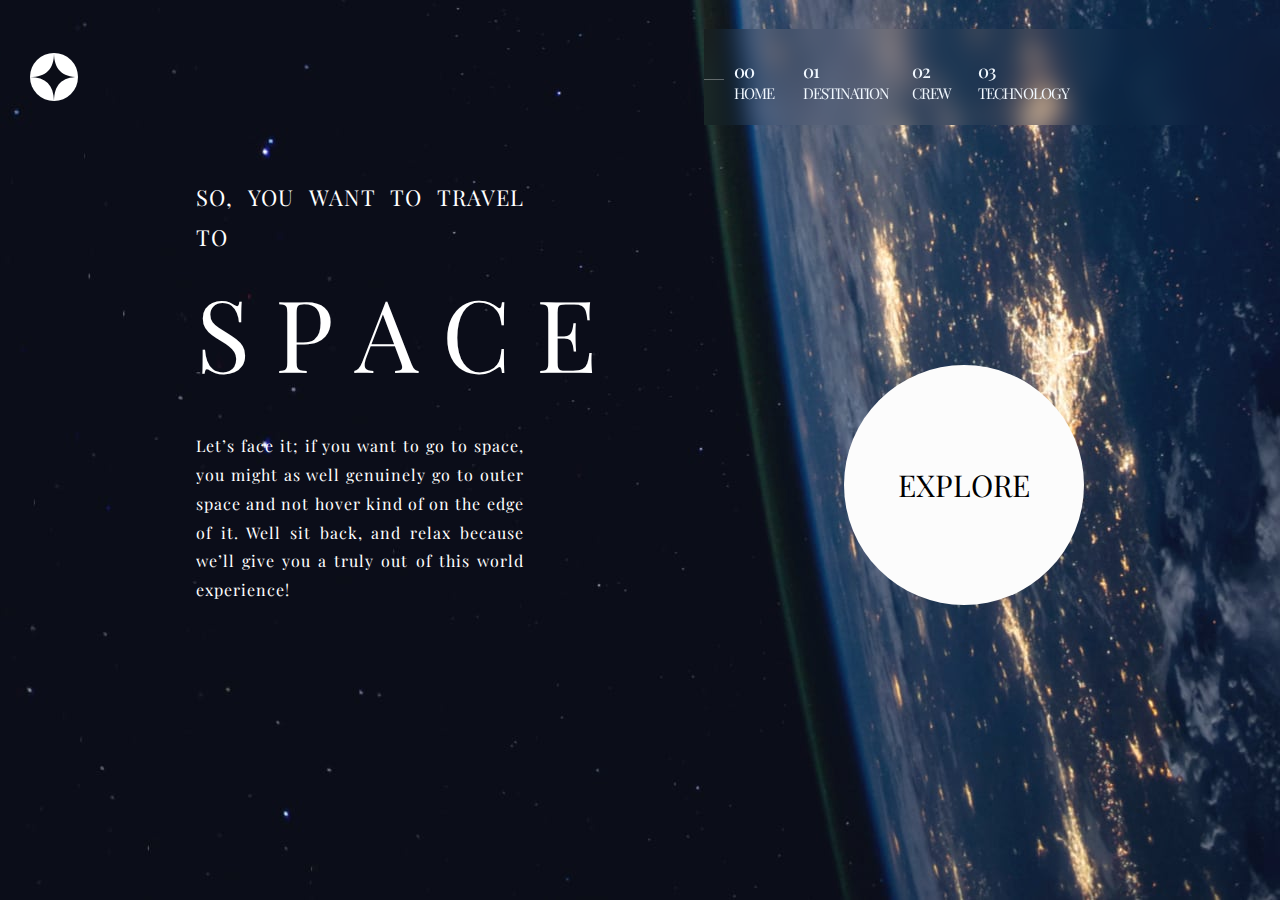
<file: index.html>
<!DOCTYPE html>
<html lang="en">
  <head>
    <meta charset="UTF-8">
    <meta name="viewport" content="width=device-width, initial-scale=1.0">
    <link rel="icon" type="image/png" sizes="32x32" href="./assets/favicon-32x32.png">
    <title>Frontend Mentor | Space tourism website | main page</title>
    <link rel="stylesheet" href="src/css/style.css">
  </head>
  <body>
    <!-- giving it the main looks so that I can populate it in the js later -->
    <!-- addition of  -->
    <nav class="main-nav" id="main-nav">
      <img src="assets/shared/logo.svg" alt="logo">
      <div class="wrapper">
        <div class="toggle-items" id="toggle-items">
          <a href="#home">
            <span class="number">00</span> Home </a>
          <a href="#destination">
            <span class="number">01</span> Destination </a>
          <a href="#crew">
            <span class="number">02</span> Crew </a>
          <a href="#technology">
            <span class="number">03</span> Technology </a>
          <p class="empty-spot">&nbsp</p>
        </div>
      </div>
    </nav>
    <div class="container">
      <div class="row">
        <div class="col">
          <p class="top-speach">So, you want to travel to</p>
          <h1>Space</h1>
          <p>Let’s face it; if you want to go to space, you might as well genuinely go to outer space and not hover kind of on the edge of it. Well sit back, and relax because we’ll give you a truly out of this world experience! </p>
        </div>
        <div class="col">
          <a href="#Explore">Explore</a>
        </div>
      </div>
    </div>
  </body>
</html>
</file>
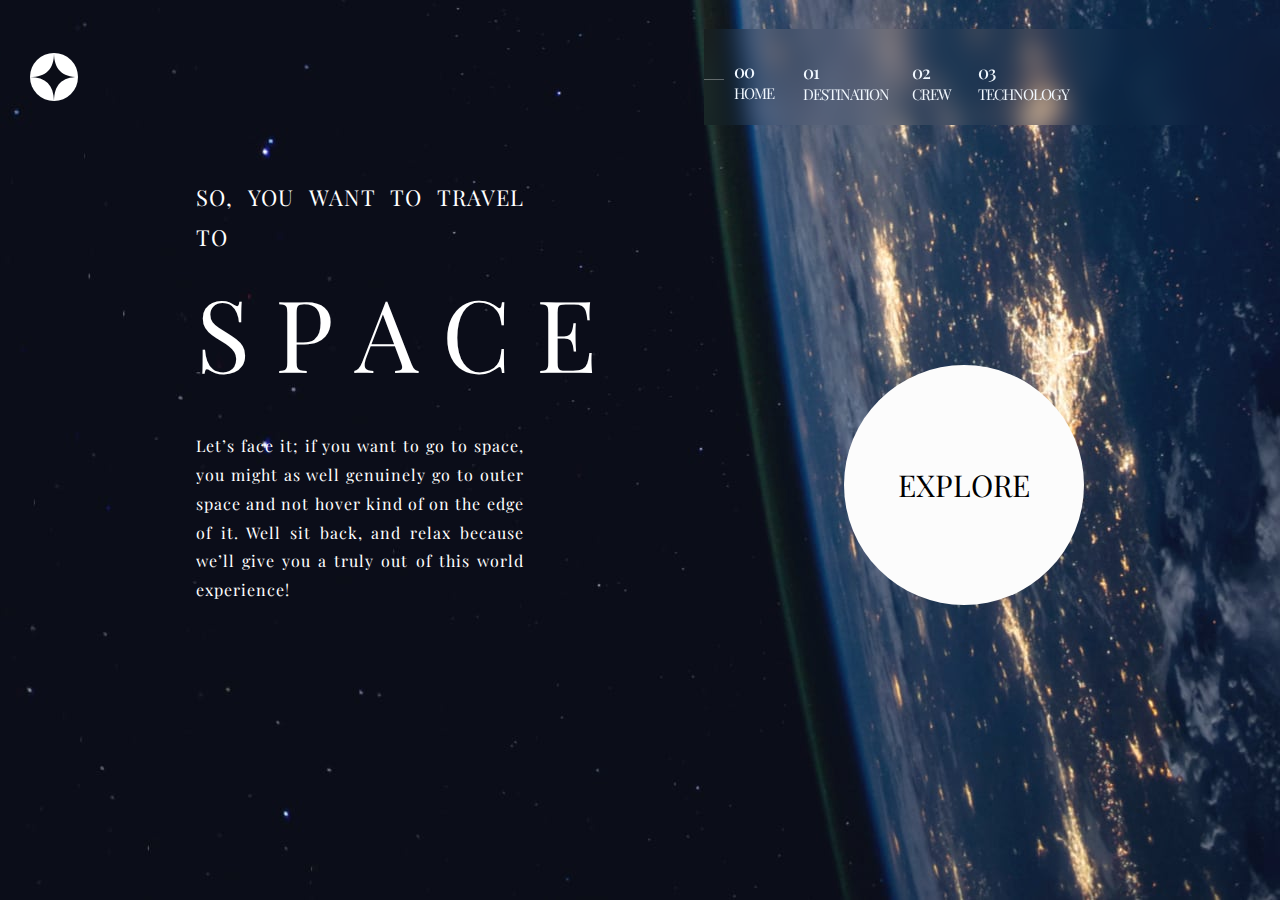
<file: starter-code/index.html>
<!DOCTYPE html>
<html lang="en">
  <head>
    <meta charset="UTF-8">
    <meta name="viewport" content="width=device-width, initial-scale=1.0">
    <link rel="icon" type="image/png" sizes="32x32" href="./assets/favicon-32x32.png">
    <title>Frontend Mentor | Space tourism website | main page</title>
    <link rel="stylesheet" href="assets/css/style.css">
    <script src="https://code.jquery.com/jquery-1.10.2.js"></script>
  </head>
  <body>
    <!-- giving it the main looks so that I can populate it in the js later -->
    <!-- addition of  -->
    <!-- <nav class="main-nav" id="nav-placeholder">
      <img src="assets/shared/logo.svg" alt="logo">
      <div class="wrapper">
        <div class="toggle-items" id="toggle-items">
          <a class="page" href="#">
            <span class="number">00</span> Home </a>
          <a class="page"  href="templates/destination-mars.html">
            <span class="number">01</span> Destination </a>
          <a class="page"  href="templates/crew-commander.html">
            <span class="number">02</span> Crew </a>
          <a  class="page" href="templates/technology-capsule.html">
            <span class="number">03</span> Technology </a>
          <p class="empty-spot">&nbsp</p>
        </div>
      </div>
    </nav> -->

      <nav class="main-nav" id="main-nav">
        <img src="assets/img/shared/logo.svg" alt="logo">
        <div class="wrapper">
          <div class="toggle-items" id="toggle-items">
            <a class="page" href="#">
              <span class="number">00</span> Home </a>
            <a class="page"  href="templates/destination-mars.html">
              <span class="number">01</span> Destination </a>
            <a class="page"  href="templates/crew-commander.html">
              <span class="number">02</span> Crew </a>
            <a  class="page" href="templates/technology-capsule.html">
              <span class="number">03</span> Technology </a>
            <p class="empty-spot">&nbsp</p>
          </div>
    
  
        </div>
        <div class="burger-nav" id="burger-nav">
         <button class="open"><img src="assets/img/shared/icon-hamburger.svg" alt=" burger icon"> </button> 
         <button class="close"><img src="assets/img/shared/icon-close.svg" alt=" burger close" ></button> 
        </div>
      </nav>
      <div  id="my-links">
        <a class="page" href="#">
          <span class="number">00</span> Home </a> <br>
        <a class="page"  href="templates/destination-mars.html">
          <span class="number">01</span> Destination </a><br>
        <a class="page"  href="templates/crew-commander.html">
          <span class="number">02</span> Crew </a><br>
        <a  class="page" href="templates/technology-capsule.html">
          <span class="number">03</span> Technology </a><br>
        <p class="empty-spot">&nbsp</p><br>
      </div>


    <div class="container" id="home">
      <div class="row">
        <div class="col">
          <p class="top-speach">So, you want to travel to</p>
          <h1>Space</h1>
          <p>Let’s face it; if you want to go to space, you might as well genuinely go to outer space and not hover kind of on the edge of it. Well sit back, and relax because we’ll give you a truly out of this world experience! </p>
        </div>
        <div class="col">
          <a href="#Explore">Explore</a>
        </div>
      </div>
    </div>

    <script>
      $(function(){
        $("#nav-placeholder").load("templates/nav.html");
      });
      </script>
    <script src="assets/js/index.js"></script>

  </body>
</html>
</file>
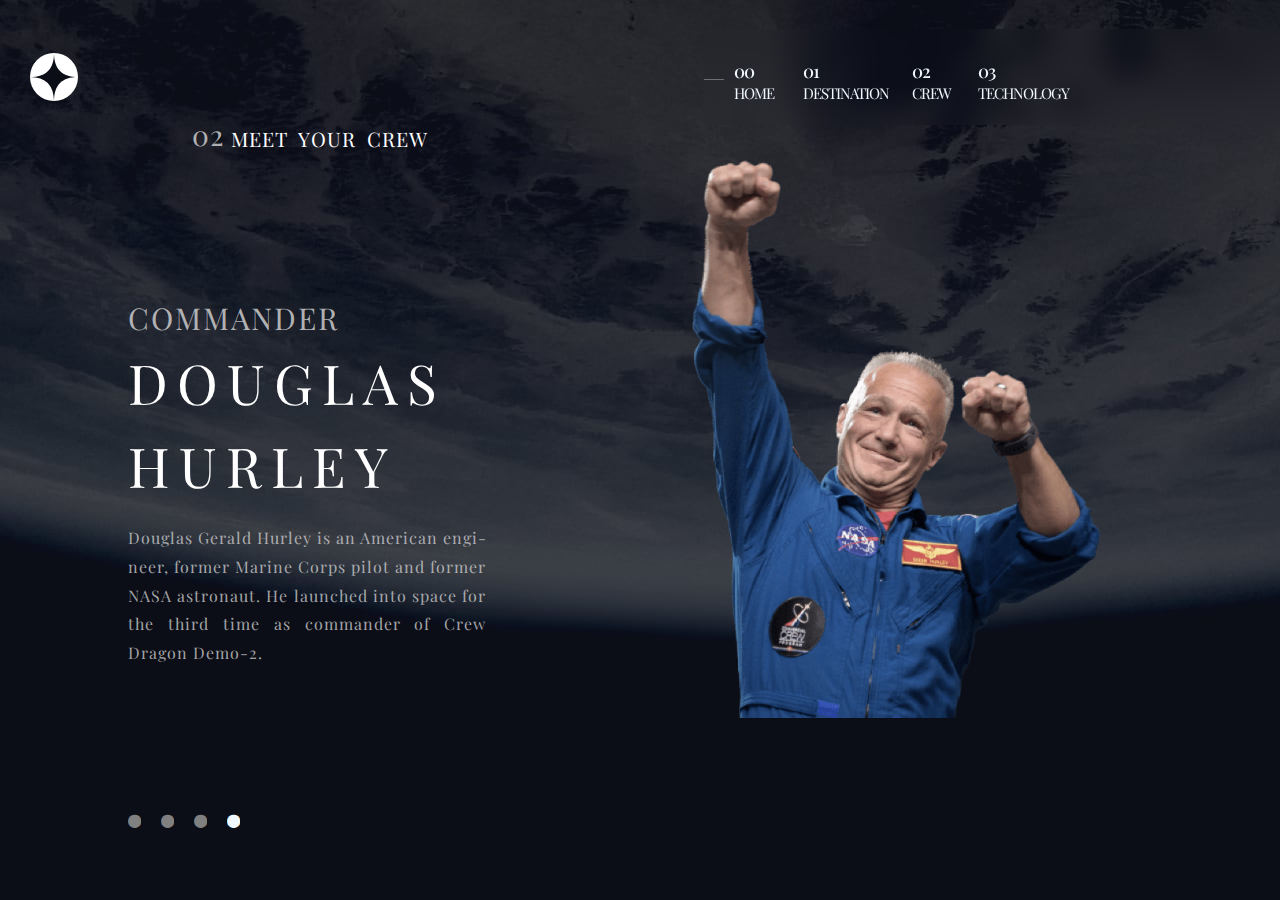
<file: templates/crew-commander.html>
<!DOCTYPE html>
<html lang="en">
  <head>
    <meta charset="UTF-8" />
    <meta name="viewport" content="width=device-width, initial-scale=1.0" />
    <link rel="icon" type="image/png" sizes="32x32" href="../assets/favicon-32x32.png" />
    <title>Frontend Mentor | Space tourism website</title>
    <link rel="stylesheet" href="../src/css/crew.css" />
    <link rel="stylesheet" href="https://cdn.jsdelivr.net/npm/bootstrap-icons@1.10.3/font/bootstrap-icons.css" />
  </head>
  <body>
    <nav class="main-nav" id="main-nav">
      <img src="../assets/shared/logo.svg" alt="logo" />
      <div class="wrapper">
        <div class="toggle-items" id="toggle-items">
          <a href="#home">
            <span class="number">00</span> Home </a>
          <a href="#destination">
            <span class="number">01</span> Destination </a>
          <a href="#crew">
            <span class="number">02</span> Crew </a>
          <a href="#technology">
            <span class="number">03</span> Technology </a>
          <p class="empty-spot">&nbsp</p>
        </div>
      </div>
    </nav>
    <div class="topic-num">
      <p class="topic-option">
        <span class="muted-num"> 02 </span>Meet your crew
      </p>
    </div>
    <div class="container">
      <div class="row">
        <!-- Slide show implement -->
        <div class="col">
          <!-- Paragrapghs  -->
          <div class="info">
            <p class="roles">Commander</p>
            <p class="name">Douglas Hurley</p>
            <p class="person-overview"> Douglas Gerald Hurley is an American engineer, former Marine Corps pilot and former NASA astronaut. He launched into space for the third time as commander of Crew Dragon Demo-2. </p>
          </div>
          <div class="toggle-buttons">
            <button class="prev-button">
              <i class="bi bi-circle-fill"></i>
            </button>
            <button class="prev-button">
              <i class="bi bi-circle-fill"></i>
            </button>
            <button class="prev-button">
              <i class="bi bi-circle-fill"></i>
            </button>
            <button class="next-button active">
              <i class="bi bi-circle-fill "></i>
            </button>
          </div>
        </div>
        <div class="col">
          <img class="centered-img " src="/assets/crew/image-douglas-hurley.png" alt="douglas">
        </div>
      </div>
    </div>
  </body>
</html>
</file>
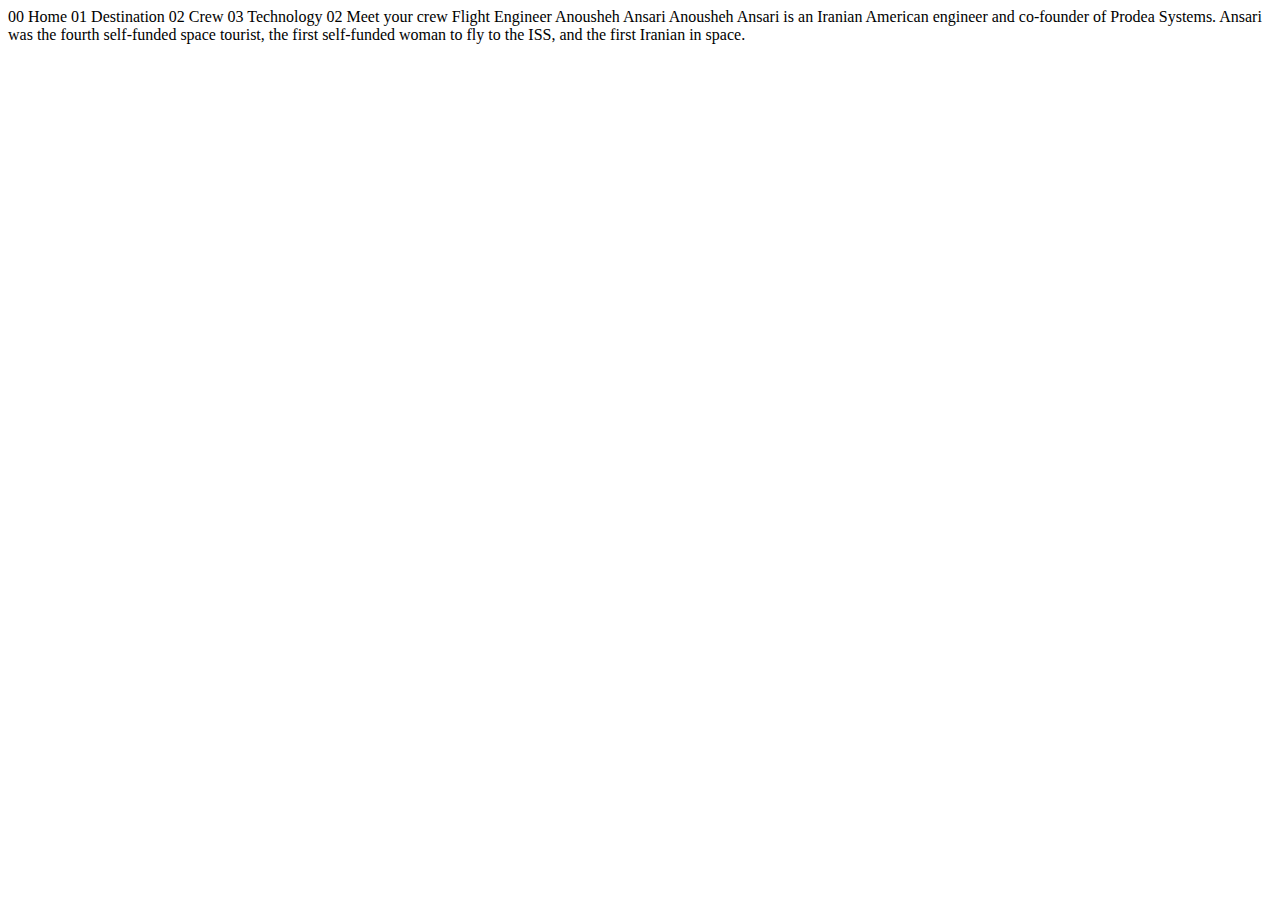
<file: templates/crew-engineer.html>
<!DOCTYPE html>
<html lang="en">
<head>
  <meta charset="UTF-8">
  <meta name="viewport" content="width=device-width, initial-scale=1.0">

  <link rel="icon" type="image/png" sizes="32x32" href="./assets/favicon-32x32.png">
  
  <title>Frontend Mentor | Space tourism website</title>
</head>
<body>

  00 Home
  01 Destination
  02 Crew
  03 Technology

  02 Meet your crew

  Flight Engineer
  Anousheh Ansari

  Anousheh Ansari is an Iranian American engineer and co-founder of Prodea Systems. 
  Ansari was the fourth self-funded space tourist, the first self-funded woman to 
  fly to the ISS, and the first Iranian in space. 
</body>
</html>
</file>
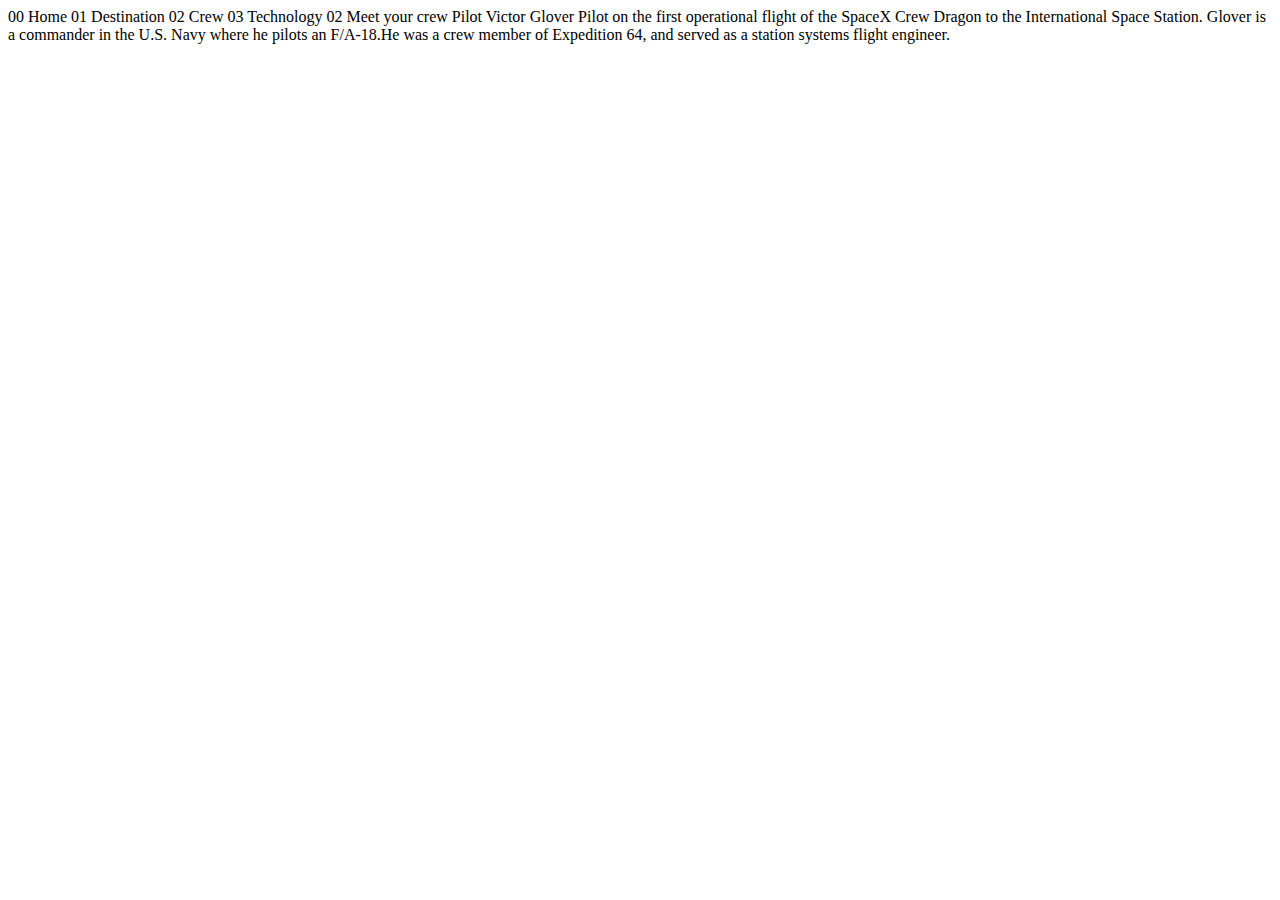
<file: templates/crew-pilot.html>
<!DOCTYPE html>
<html lang="en">
<head>
  <meta charset="UTF-8">
  <meta name="viewport" content="width=device-width, initial-scale=1.0">

  <link rel="icon" type="image/png" sizes="32x32" href="../assets/favicon-32x32.png">
  
  <title>Frontend Mentor | Space tourism website | crew </title>
</head>
<body>

  00 Home
  01 Destination
  02 Crew
  03 Technology

  02 Meet your crew

  Pilot
  Victor Glover

  Pilot on the first operational flight of the SpaceX Crew Dragon to the 
  International Space Station. Glover is a commander in the U.S. Navy where 
  he pilots an F/A-18.He was a crew member of Expedition 64, and served as a 
  station systems flight engineer. 
</body>
</html>
</file>
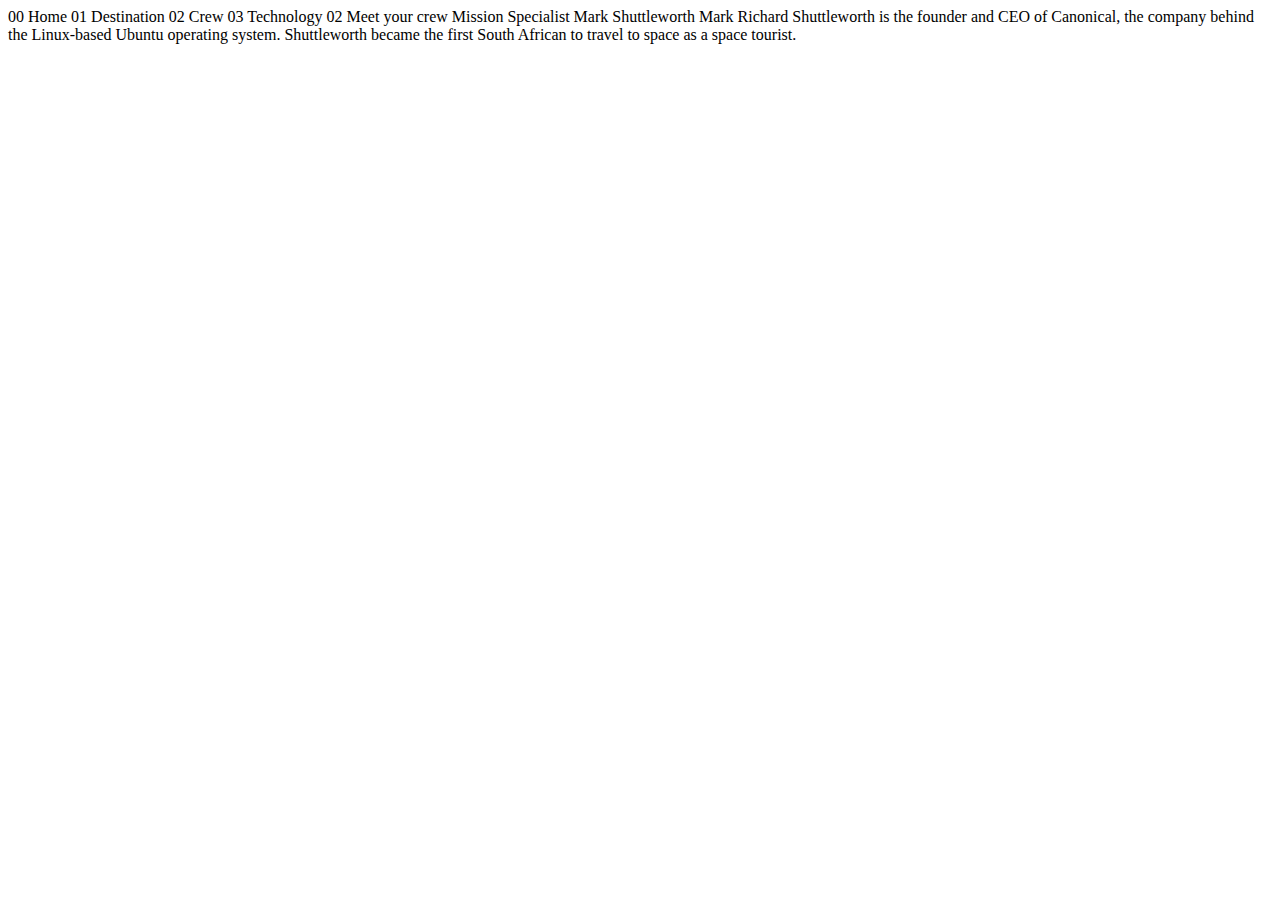
<file: templates/crew-specialist.html>
<!DOCTYPE html>
<html lang="en">
<head>
  <meta charset="UTF-8">
  <meta name="viewport" content="width=device-width, initial-scale=1.0">

  <link rel="icon" type="image/png" sizes="32x32" href="./assets/favicon-32x32.png">
  
  <title>Frontend Mentor | Space tourism website</title>
</head>
<body>

  00 Home
  01 Destination
  02 Crew
  03 Technology

  02 Meet your crew

  Mission Specialist
  Mark Shuttleworth

  Mark Richard Shuttleworth is the founder and CEO of Canonical, the company behind 
  the Linux-based Ubuntu operating system. Shuttleworth became the first South 
  African to travel to space as a space tourist.
</body>
</html>
</file>
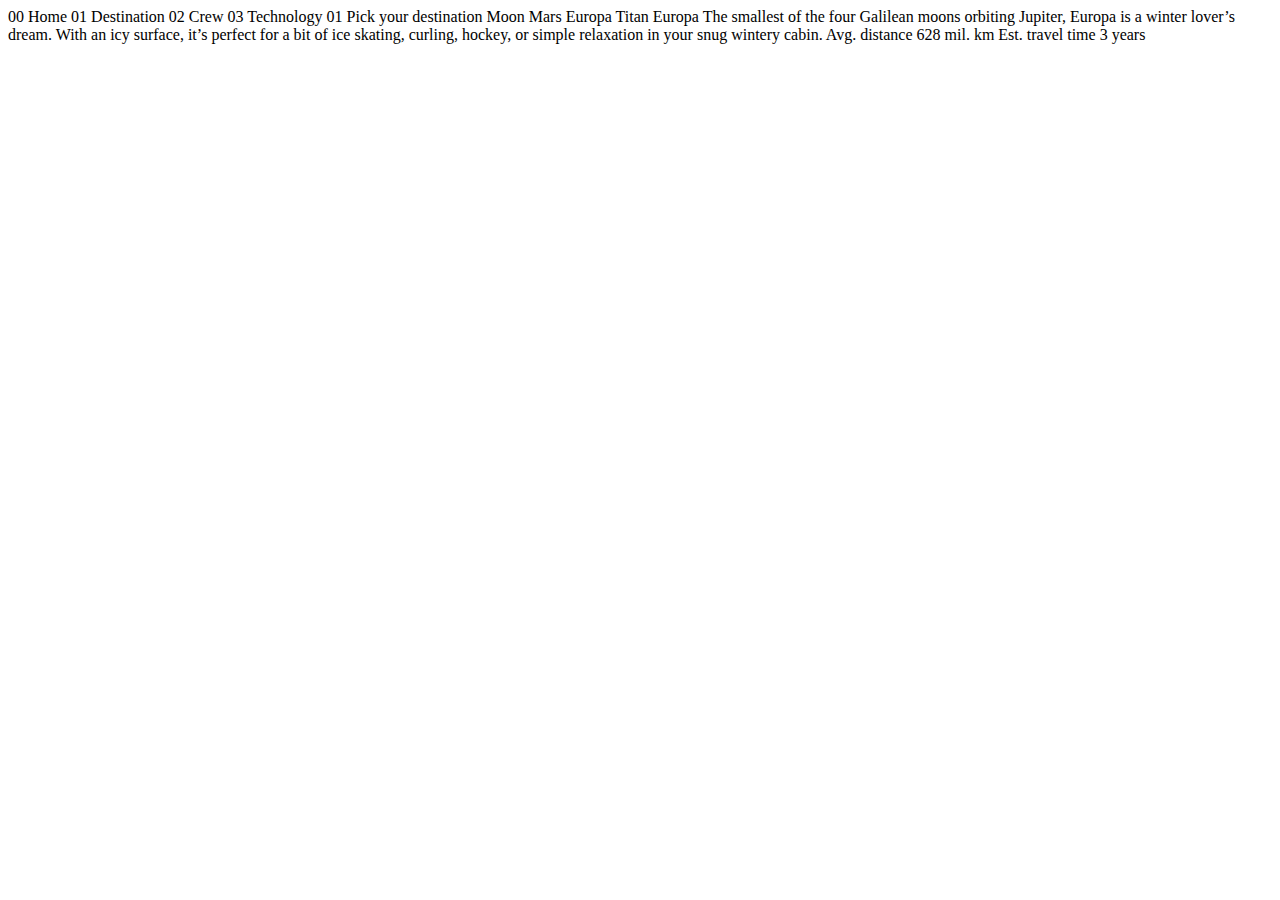
<file: templates/destination-europa.html>
<!DOCTYPE html>
<html lang="en">
<head>
  <meta charset="UTF-8">
  <meta name="viewport" content="width=device-width, initial-scale=1.0">

  <link rel="icon" type="image/png" sizes="32x32" href="./assets/favicon-32x32.png">
  
  <title>Frontend Mentor | Space tourism website</title>
</head>
<body>

  00 Home
  01 Destination
  02 Crew
  03 Technology

  01 Pick your destination

  Moon
  Mars
  Europa
  Titan

  Europa

  The smallest of the four Galilean moons orbiting Jupiter, Europa is a 
  winter lover’s dream. With an icy surface, it’s perfect for a bit of 
  ice skating, curling, hockey, or simple relaxation in your snug 
  wintery cabin.

  Avg. distance
  628 mil. km

  Est. travel time
  3 years
</body>
</html>
</file>
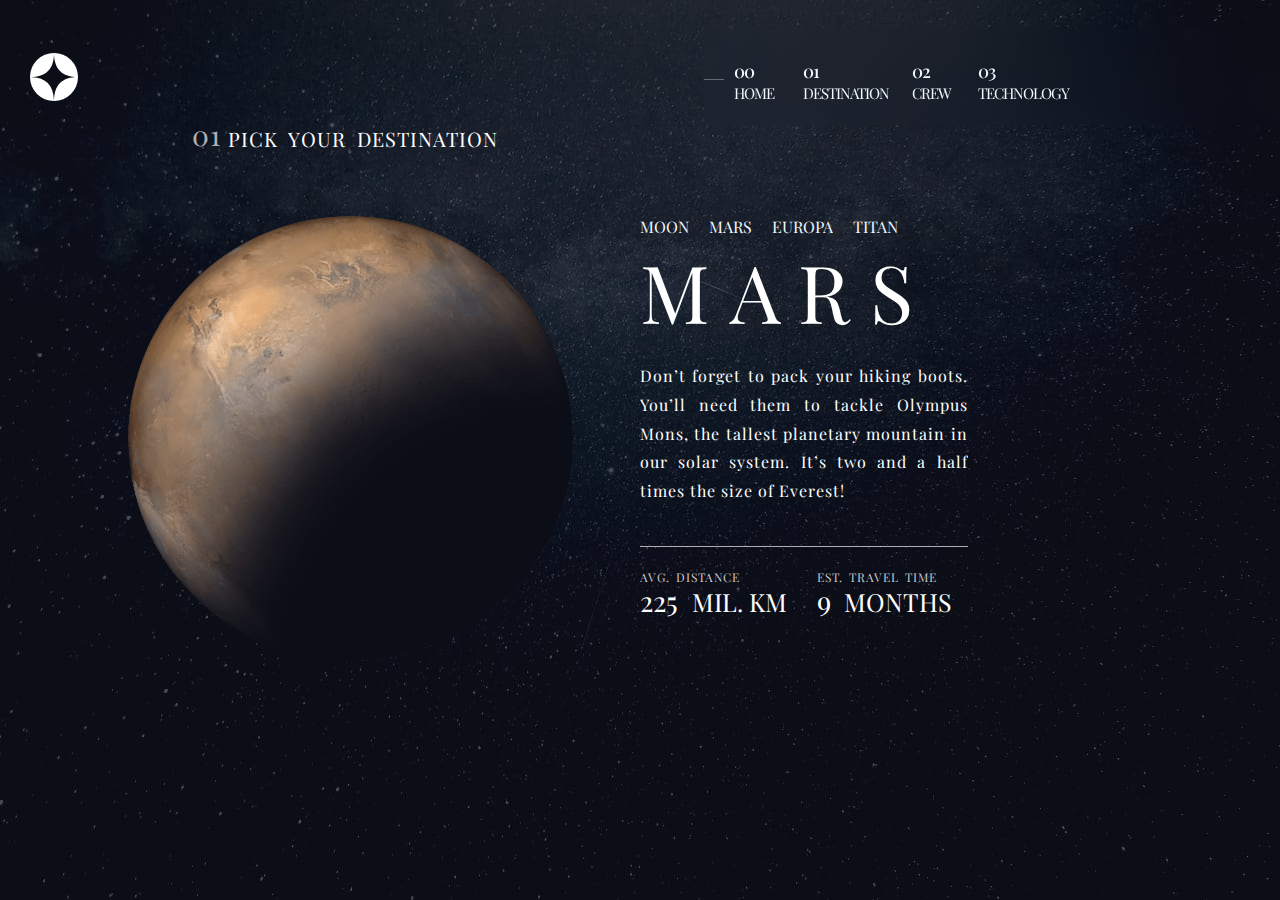
<file: templates/destination-mars.html>
<!DOCTYPE html>
<html lang="en">
  <head>
    <meta charset="UTF-8">
    <meta name="viewport" content="width=device-width, initial-scale=1.0">
    <link rel="icon" type="image/png" sizes="32x32" href="../assets/favicon-32x32.png">
    <title>Frontend Mentor | Space tourism website| destenation page</title>
    <link rel="stylesheet" href="../src/css/destenation.css">
  </head>
  <body>
    <nav class="main-nav" id="main-nav">
      <img src="../assets/shared/logo.svg" alt="logo">
      <div class="wrapper">
        <div class="toggle-items" id="toggle-items">
          <a href="#home">
            <span class="number">00</span> Home </a>
          <a href="#destination">
            <span class="number">01</span> Destination </a>
          <a href="#crew">
            <span class="number">02</span> Crew </a>
          <a href="#technology">
            <span class="number">03</span> Technology </a>
          <p class="empty-spot">&nbsp</p>
        </div>
      </div>
    </nav>
    <div class="topic-num">
      <p class="topic-option">
        <span class="muted-num">01 </span>Pick your destination
      </p>
    </div>
    <div class="container">
      <div class="row">
        <div class="col">
          <img src="../assets/destination/image-mars.png" alt="mars ">
        </div>
        <div class="col">
          <nav class="toggle-planets">
            <a href="#Moon">Moon</a>
            <a href="#Mars">Mars</a>
            <a href="#Europe">Europa</a>
            <a href="#titan">Titan</a>
            <p class="empty-spot">&nbsp</p>
          </nav>
          <h3> Mars </h3>
          <p class="planet-text"> Don’t forget to pack your hiking boots. You’ll need them to tackle Olympus Mons, the tallest planetary mountain in our solar system. It’s two and a half times the size of Everest! </p>
          <div class="planet-stat">
            <div>
              <p>Avg. distance</p>
              <p> <span class="num">225 </span> mil. km</p>
            </div>
            <div>
              <p>Est. travel time</p>
              <p><span class="num">9</span> months</p>
            </div>
          </div>
        </div>
      </div>
    </div>
  </body>
</html>
</file>
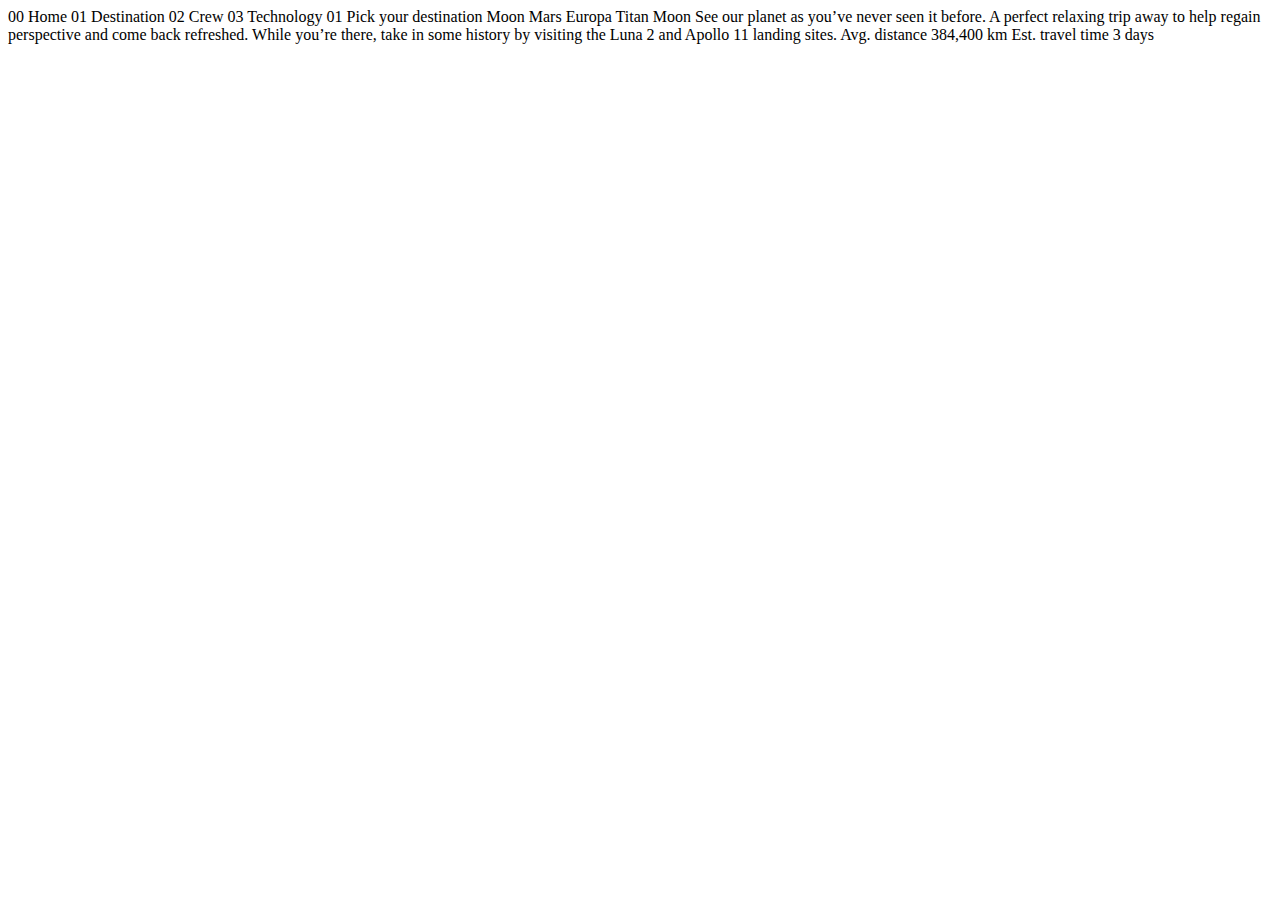
<file: templates/destination-moon.html>
<!DOCTYPE html>
<html lang="en">
<head>
  <meta charset="UTF-8">
  <meta name="viewport" content="width=device-width, initial-scale=1.0">

  <link rel="icon" type="image/png" sizes="32x32" href="./assets/favicon-32x32.png">
  
  <title>Frontend Mentor | Space tourism website</title>
</head>
<body>

  00 Home
  01 Destination
  02 Crew
  03 Technology

  01 Pick your destination

  Moon
  Mars
  Europa
  Titan

  Moon

  See our planet as you’ve never seen it before. A perfect relaxing trip away to help 
  regain perspective and come back refreshed. While you’re there, take in some history 
  by visiting the Luna 2 and Apollo 11 landing sites.

  Avg. distance
  384,400 km

  Est. travel time
  3 days
</body>
</html>
</file>
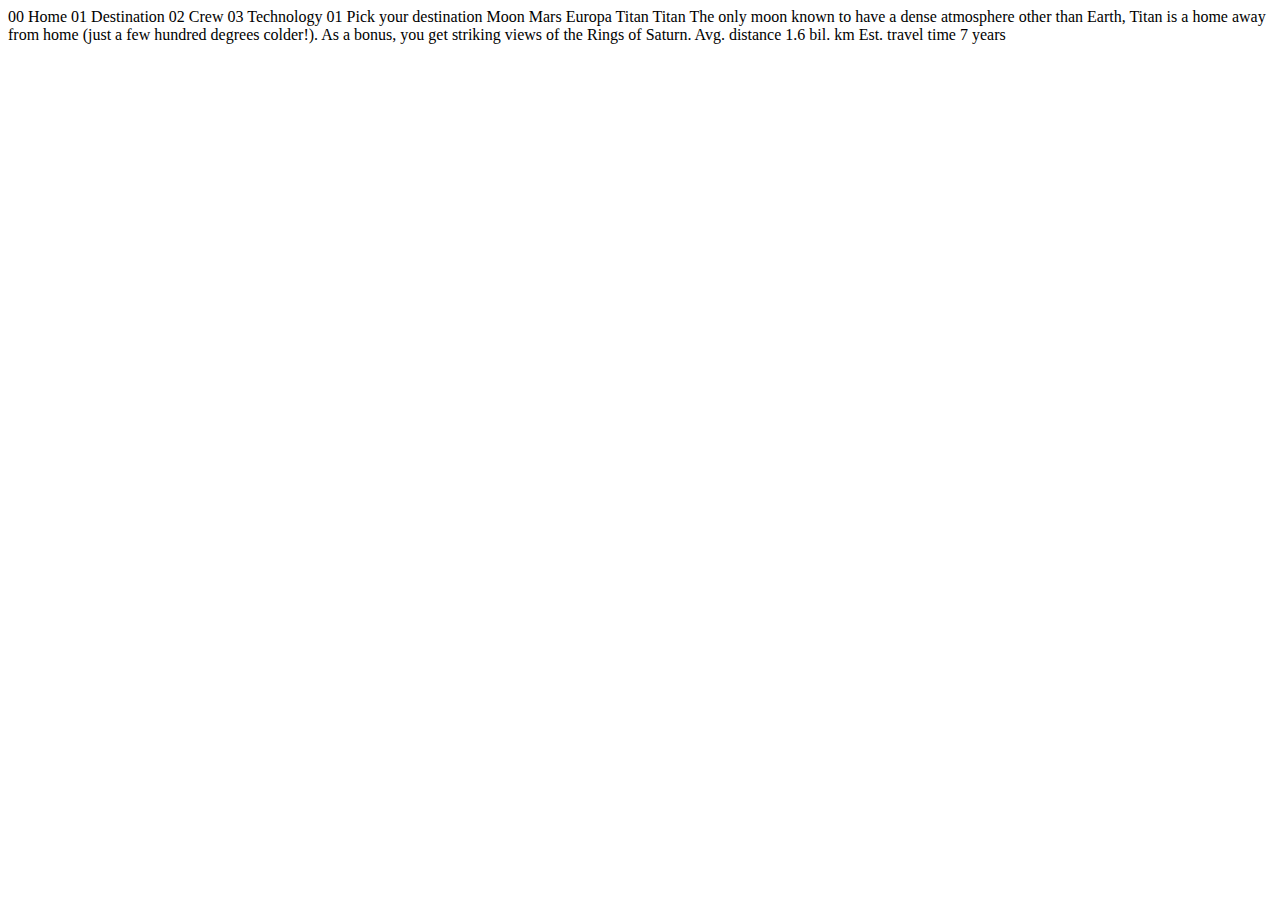
<file: templates/destination-titan.html>
<!DOCTYPE html>
<html lang="en">
<head>
  <meta charset="UTF-8">
  <meta name="viewport" content="width=device-width, initial-scale=1.0">

  <link rel="icon" type="image/png" sizes="32x32" href="./assets/favicon-32x32.png">
  
  <title>Frontend Mentor | Space tourism website</title>
</head>
<body>

  00 Home
  01 Destination
  02 Crew
  03 Technology

  01 Pick your destination

  Moon
  Mars
  Europa
  Titan

  Titan

  The only moon known to have a dense atmosphere other than Earth, Titan 
  is a home away from home (just a few hundred degrees colder!). As a 
  bonus, you get striking views of the Rings of Saturn.

  Avg. distance
  1.6 bil. km

  Est. travel time
  7 years
</body>
</html>
</file>
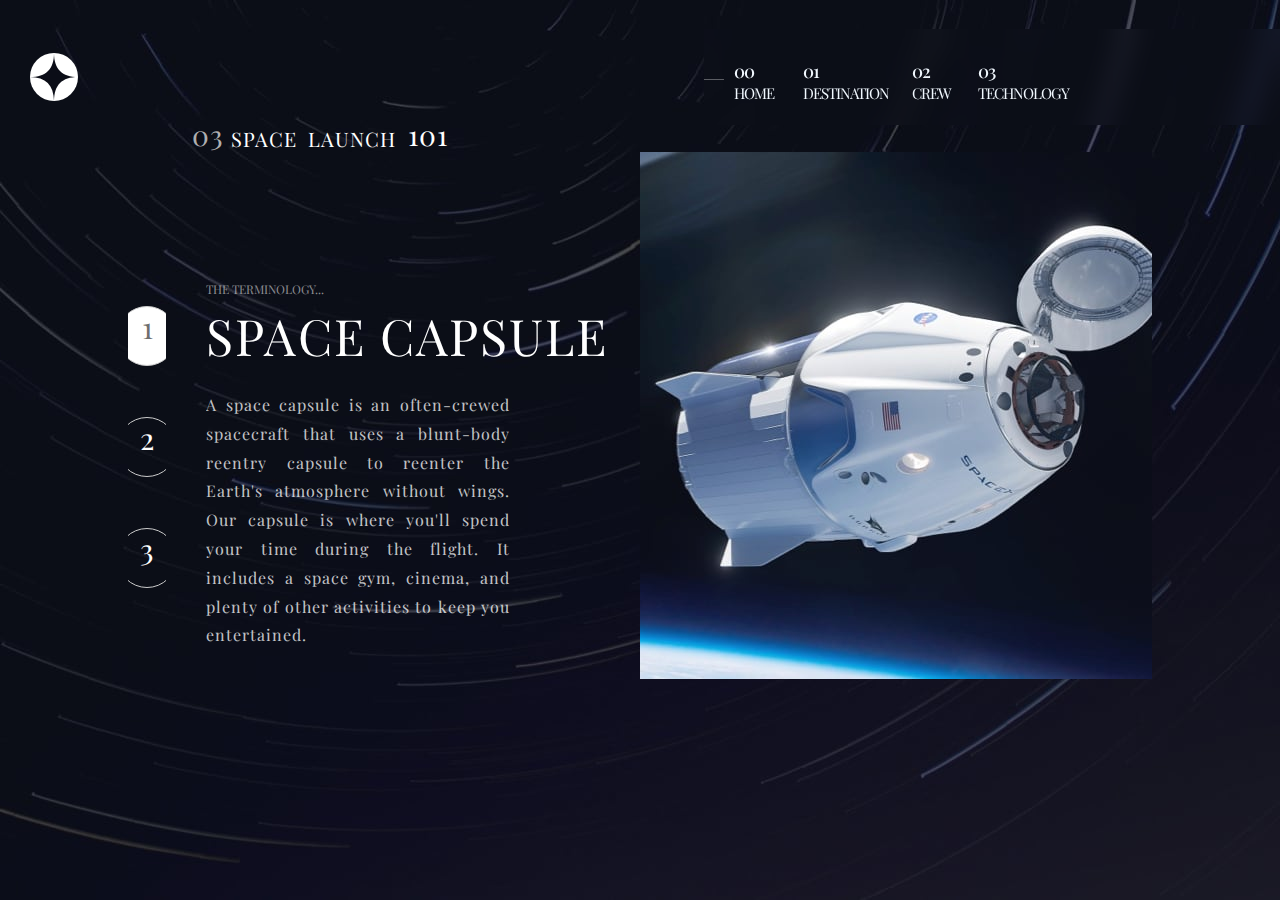
<file: templates/technology-capsule.html>
<!DOCTYPE html>
<html lang="en">
<head>
  <meta charset="UTF-8">
  <meta name="viewport" content="width=device-width, initial-scale=1.0">

  <link rel="icon" type="image/png" sizes="32x32" href="../assets/favicon-32x32.png">
  
  <title>Frontend Mentor | Space tourism website | technology page</title>
  <link rel="stylesheet" href="../src/css/techno.css" />
</head>
<body>
  <nav class="main-nav" id="main-nav">
    <img src="../assets/shared/logo.svg" alt="logo" />
    <div class="wrapper">
      <div class="toggle-items" id="toggle-items">
        <a href="#home">
          <span class="number">00</span> Home </a>
        <a href="#destination">
          <span class="number">01</span> Destination </a>
        <a href="#crew">
          <span class="number">02</span> Crew </a>
        <a href="#technology">
          <span class="number">03</span> Technology </a>
        <p class="empty-spot">&nbsp</p>
      </div>
    </div>
  </nav>
  <div class="topic-num">
    <p class="topic-option">
      <span class="muted-num"> 03 </span>Space launch  <span class="muted-num white">101</span> 
    </p>
  </div>
  <div class="container">
    <div class="row">
      <div class="col">
        <div class="number-nav">
          <p class="active"><a href="#">1</a> </p>
          <p> <a href="#">2</a></p>
          <p> <a href="#">3</a></p>
        </div>
        <div class="info">
          <p class="main-top-text">  The terminology... </p>
          <h3>  Space capsule</h3>
          <p class="overview">  A space capsule is an often-crewed spacecraft that uses a blunt-body reentry 
            capsule to reenter the Earth's atmosphere without wings. Our capsule is where 
            you'll spend your time during the flight. It includes a space gym, cinema, 
            and plenty of other activities to keep you entertained.</p>
        </div>
      </div>
      <div class="col">
        <img src="/assets/technology/image-space-capsule-portrait.jpg" alt="capsule">
      </div>
    </div>
  </div>



</body>
</html>
</file>
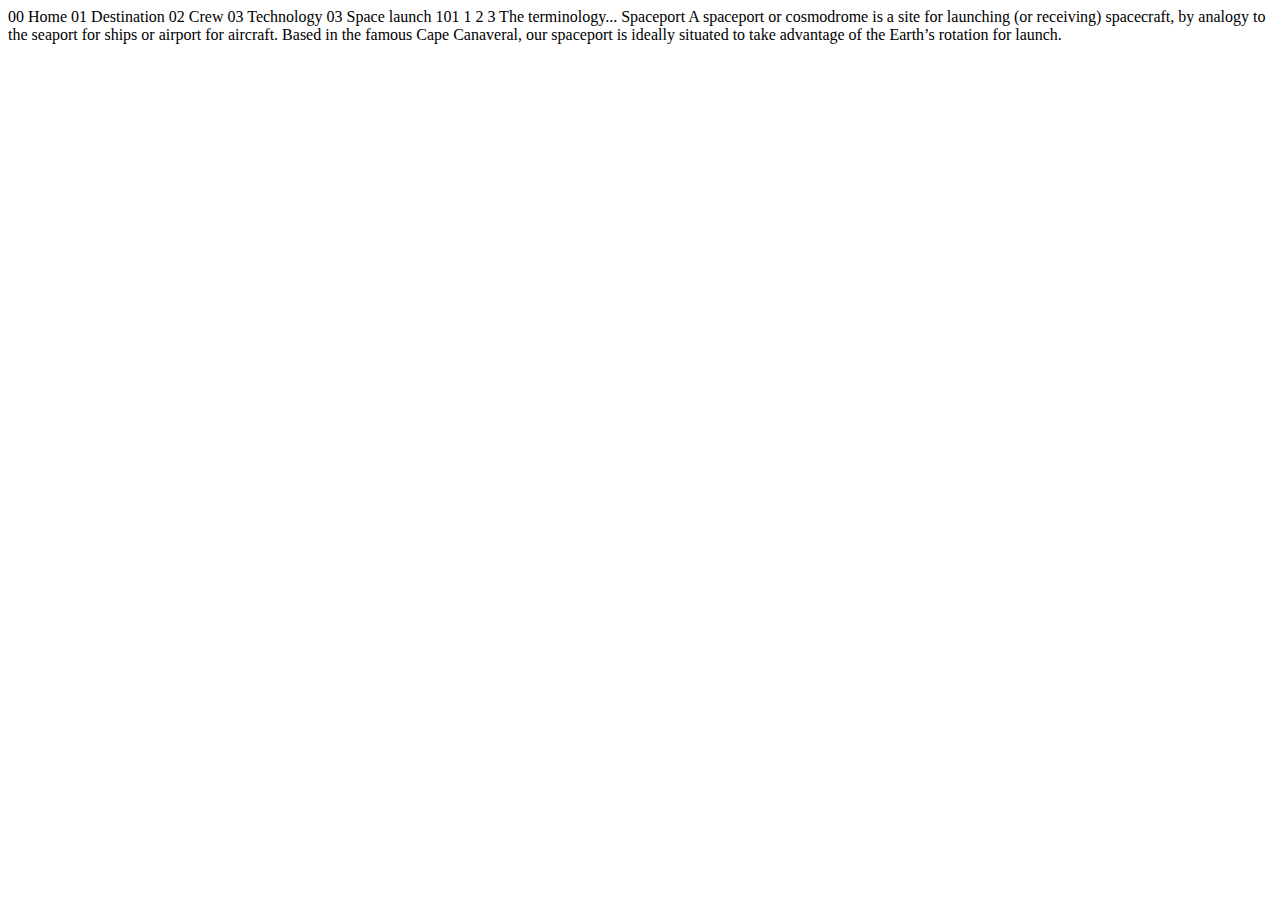
<file: templates/technology-spaceport.html>
<!DOCTYPE html>
<html lang="en">
<head>
  <meta charset="UTF-8">
  <meta name="viewport" content="width=device-width, initial-scale=1.0">

  <link rel="icon" type="image/png" sizes="32x32" href="./assets/favicon-32x32.png">
  
  <title>Frontend Mentor | Space tourism website</title>
</head>
<body>

  00 Home
  01 Destination
  02 Crew
  03 Technology

  03 Space launch 101

  1
  2
  3

  The terminology...
  Spaceport

  A spaceport or cosmodrome is a site for launching (or receiving) spacecraft, 
  by analogy to the seaport for ships or airport for aircraft. Based in the 
  famous Cape Canaveral, our spaceport is ideally situated to take advantage 
  of the Earth’s rotation for launch.
</body>
</html>
</file>
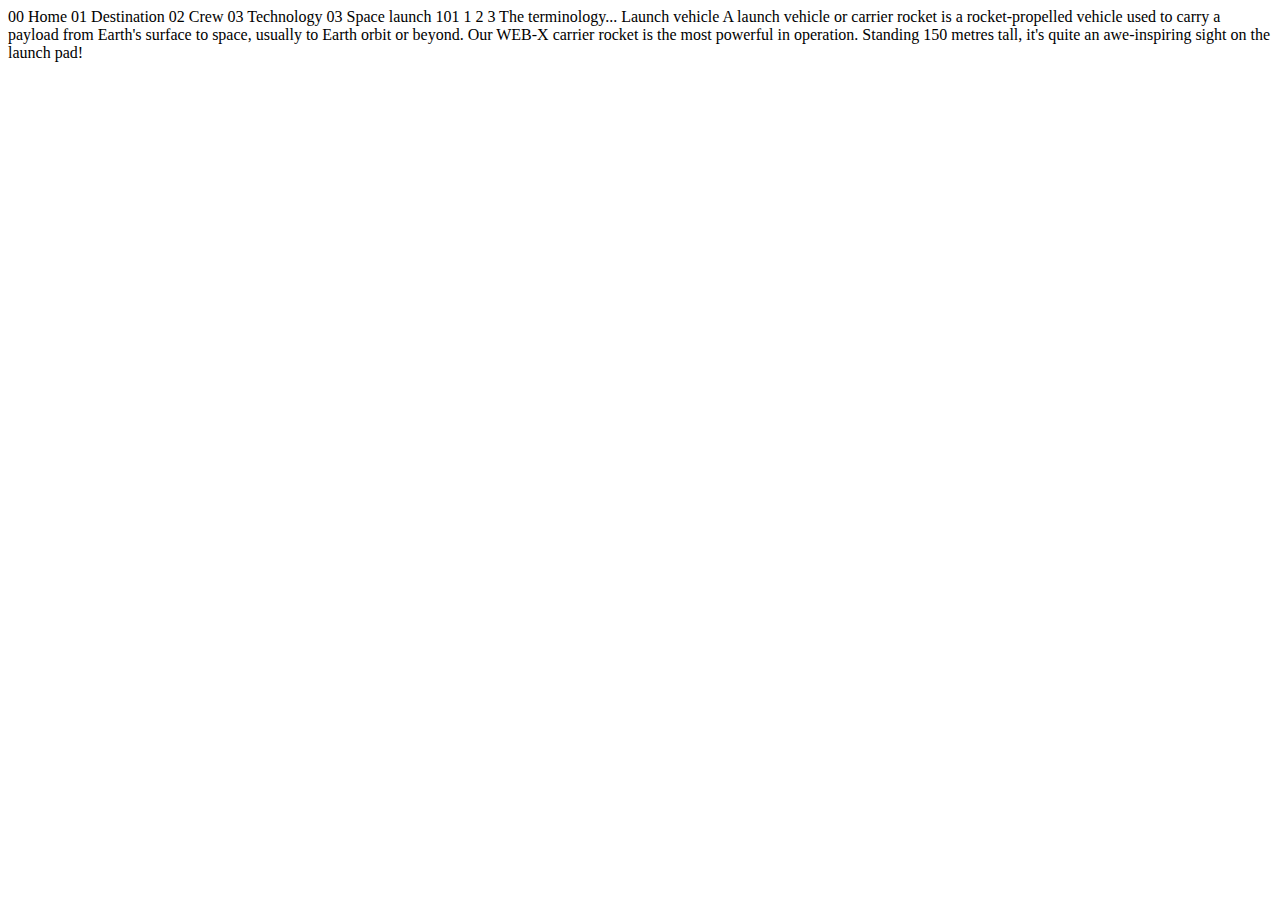
<file: templates/technology-vehicle.html>
<!DOCTYPE html>
<html lang="en">
<head>
  <meta charset="UTF-8">
  <meta name="viewport" content="width=device-width, initial-scale=1.0">

  <link rel="icon" type="image/png" sizes="32x32" href="./assets/favicon-32x32.png">
  
  <title>Frontend Mentor | Space tourism website</title>
</head>
<body>

  00 Home
  01 Destination
  02 Crew
  03 Technology

  03 Space launch 101

  1
  2
  3

  The terminology...
  Launch vehicle

  A launch vehicle or carrier rocket is a rocket-propelled vehicle used to carry a 
  payload from Earth's surface to space, usually to Earth orbit or beyond. Our 
  WEB-X carrier rocket is the most powerful in operation. Standing 150 metres tall, 
  it's quite an awe-inspiring sight on the launch pad!
</body>
</html>
</file>
<file: src/css/style.css>
@import url("https://fonts.googleapis.com/css2?family=Playfair+Display:wght@400;500&display=swap");
* {
  padding: 0;
  margin: 0;
  box-sizing: border-box;
  font-family: "Playfair Display", serif;
  overflow-x: hidden;
}

/* Home page  and other pages  */
body {
  /* Adding cover image */
  background-image: url(/assets/home/background-home-desktop.jpg);
  background-position: center;
  background-repeat: no-repeat;
  background-size: cover;
  height: 100vh;
  width: 100vw;
}
/* Main nav bar */
.main-nav {
  padding-top: 29px;
  width: 100vw;
  margin: 0 auto;
  display: flex;
  justify-content: space-between;
  align-items: center;
  color: #f1f8ff;
}
.main-nav img {
  padding-left: 30px;
}

.wrapper {
  width: 45vw;
  height: 6rem;
}

.toggle-items {
  display: flex;
  justify-content: space-evenly;
  align-items: center;
  flex: 0.7;
  padding: 30px 30px 0;
  /* height: 40px; */
  backdrop-filter: blur(12px);
  overflow-y: hidden;
}

.toggle-items::before {
  content: "";
  position: absolute;
  width: 45rem;
  height: 1px;
  left: -700px;
  right: 0px;
  top: 50px;
  /* z-index: 9999; */
  background-color: rgba(255, 255, 255, 0.324);
}
a {
  text-decoration: none;
  color: #f1f8ff;
}

.toggle-items a {
  cursor: pointer;
  display: inline-block;
  padding-bottom: 35px;
  text-transform: uppercase;
  font-size: 15px;
  letter-spacing: -1px;
  /* padding-right: 50px; */
}
.empty-spot {
  width: 160px;
  height: 100%;
}
.toggle-items a span {
  padding-right: 7px;
  font-size: 18px;
  font-weight: 500;
}
.toggle-items a:hover {
  border-bottom: 2px solid white;
}
.container {
  width: 80vw;
  margin: 0 auto;
  /* height: 100%; */
}
.row {
  height: 30rem;
  display: flex;
  justify-content: space-around;
  align-items: flex-end;
}
.col:first-of-type {
  width: 50%;
  color: white;
  line-height: 1.5;
}
.top-speach,
.col h1 {
  text-transform: uppercase;
}
.top-speach {
  word-spacing: 5px;
  letter-spacing: 1px;
  font-size: 22px;
}
.col h1 {
  font-size: 100px !important;
  width: 100%;
  letter-spacing: 25px;
  white-space: normal;
  font-weight: 400;
}
.col:first-of-type p {
  width: 64%;
  text-overflow: ellipsis;
  text-align: justify;
  margin-top: 25px;
  font-weight: 400;
  line-height: 1.8;
  letter-spacing: 1px;
}
.col:nth-child(2) {
  /* color: white; */
  width: 15rem;
  height: 15rem;
  text-align: center;
  /* vertical-align: middle; */
  border-radius: 50%;
  background-color: #fcfcfc;
  display: flex;
  justify-content: center;
  align-items: center;
}
.col:nth-child(2) a {
  color: black;
  text-transform: uppercase;
  font-size: 30px;
}
/* Media Query */
</file>
<file: starter-code/assets/css/style.css>
@import url("https://fonts.googleapis.com/css2?family=Playfair+Display:wght@400;500&display=swap");
* {
  padding: 0;
  margin: 0;
  box-sizing: border-box;
  font-family: "Playfair Display", serif;
  overflow-x: hidden;
}

/* Home page  and other pages  */
body {
  /* Adding cover image */
  background-image: url('../img/home/background-home-desktop.jpg');
  background-position: center;
  background-repeat: no-repeat;
  background-size: cover;
  height: 100vh;
  width: 100vw;
}
/* Main nav bar */
.main-nav {
  padding-top: 29px;
  width: 100vw;
  margin: 0 auto;
  display: flex;
  justify-content: space-between;
  align-items: center;
  color: #f1f8ff;
}
.main-nav img {
  padding-left: 30px;
}

.wrapper {
  width: 45vw;
  height: 6rem;
}

.toggle-items {
  display: flex;
  justify-content: space-evenly;
  align-items: center;
  flex: 0.7;
  padding: 30px 30px 0;
  /* height: 40px; */
  backdrop-filter: blur(12px);
  overflow-y: hidden;
}

.toggle-items::before {
  content: "";
  position: absolute;
  width: 45rem;
  height: 1px;
  left: -700px;
  right: 0px;
  top: 50px;
  /* z-index: 9999; */
  background-color: rgba(255, 255, 255, 0.324);
}
a {
  text-decoration: none;
  color: #f1f8ff;
}

.toggle-items a {
  cursor: pointer;
  display: inline-block;
  padding-bottom: 35px;
  text-transform: uppercase;
  font-size: 15px;
  letter-spacing: -1px;
  /* padding-right: 50px; */
}
.empty-spot {
  width: 160px;
  height: 100%;
}
.toggle-items a span {
  padding-right: 7px;
  font-size: 18px;
  font-weight: 500;
}
.toggle-items a:hover {
  border-bottom: 2px solid white;
}
.active {
  border-bottom: 2px solid white;
}

.container {
  width: 80vw;
  margin: 0 auto;
  /* height: 100%; */
}
.row {
  height: 30rem;
  display: flex;
  justify-content: space-around;
  align-items: flex-end;
}
.col:first-of-type {
  width: 50%;
  color: white;
  line-height: 1.5;
}
.top-speach,
.col h1 {
  text-transform: uppercase;
}
.top-speach {
  word-spacing: 5px;
  letter-spacing: 1px;
  font-size: 22px;
}
.col h1 {
  font-size: 100px !important;
  width: 100%;
  letter-spacing: 25px;
  white-space: normal;
  font-weight: 400;
}
.col:first-of-type p {
  width: 64%;
  text-overflow: ellipsis;
  text-align: justify;
  margin-top: 25px;
  font-weight: 400;
  line-height: 1.8;
  letter-spacing: 1px;
}
.col:nth-child(2) {
  /* color: white; */
  width: 15rem;
  height: 15rem;
  text-align: center;
  /* vertical-align: middle; */
  border-radius: 50%;
  background-color: #fcfcfc;
  display: flex;
  justify-content: center;
  align-items: center;
}
.col:nth-child(2) a {
  color: black;
  text-transform: uppercase;
  font-size: 30px;
}
.burger-nav{
  display: none;
}
button{
  background-color: transparent;
  border: none;

}
#my-links{
  display: none;
}

/* Media Query */
@media only screen and (max-width: 768px) and (max-width: 1024px) {
  body {
    background-image: url('/Space-tourism-multi-page-website/starter-code/assets/home/background-home-tablet.jpg');
  }
  .main-nav {
    padding-top: 20px;
  }
  .wrapper {
    width: 40vw;
    height: 6rem;
    /* display: flex;
    align-items: center;
    justify-content: space-between; */
    overflow-y: hidden;
  }
  .toggle-items {
    width: 100%;
    /* flex: 0.5; */
    padding: 20px 20px 0;
  }
  .toggle-items a {
    cursor: pointer;
    display: inline-block;
    /* padding-bottom: 20px; */
    text-transform: uppercase;
    font-size: 14px;
    letter-spacing: -1px;
    /* padding-right: 50px; */
  }
  .toggle-items a:hover {
    border-bottom: 2px solid white;
  }

  .toggle-items a span {
    font-size: 0;
  }

  .empty-spot {
    width: 0px;
    height: 0px;
  }
  .row{
    flex-direction: column;
  }
  .col:first-of-type{
    width: 100%;
    height: inherit;
    text-align: center;
    align-items: center;
    justify-content: center;
  }
  .col h1 {
    font-size: 80px !important;
    width: 100%;
    letter-spacing: 25px;
    white-space: normal;
    font-weight: 400;
  }
  .col p{
    width: 90% !important;
    text-align: center;
    margin: 0 auto;
    color: #ccc;
  }
  .col:first-of-type p {
    width: 100%;
    text-overflow: ellipsis;
    text-align: center;
    overflow-y: auto;
  }
  .col:nth-child(2) {
    /* color: white; */
    width: 11rem !important;
    height: 15rem !important;
    text-align: center;
    /* vertical-align: middle; */
    border-radius: 80%;
    background-color: #fcfcfc;
    display: flex;
    justify-content: center;
    align-items: center;
    margin: 0 auto;
  }
  .col:nth-child(2) a {
    color: black;
    text-transform: uppercase;
    font-size: 22px;
  }
}

@media only screen and (max-width: 700px){
  body{
    background-image: url('/Space-tourism-multi-page-website/starter-code/assets/home/background-home-mobile.jpg');
  }
  .wrapper{
    display: none;
  }
  .burger-nav{
    display: block;
    padding-right: 20px;
  }
  .toggle-items{
    display: none;
    position: absolute;
    top: 60px;
    left: 0;
    width: 100%;
    background-color: #333;
  }
  .toggle-items.show-nav{
    display: block;
  }
  .burger-nav .open{
    display: block;
    cursor: pointer;
  }
  .burger-nav .close{
    display: none;
    cursor: pointer;
  }
  .my-links{
    display: flex;
    flex-direction: column;
    height: 6rem; 
    width: 100%;
    padding-left: 40px;
    /* padding-top: 20px; */
    background-color: #f1f8ff39;
  }


}
</file>
<file: src/css/crew.css>
@import url("https://fonts.googleapis.com/css2?family=Playfair+Display:wght@400;500&display=swap");
* {
  padding: 0;
  margin: 0;
  box-sizing: border-box;
  font-family: "Playfair Display", serif;
  overflow-x: hidden;
}

/* Home page  and other pages  */
body {
  /* Adding cover image */
  background-image: url(/assets/crew/background-crew-desktop.jpg);
  background-position: center;
  background-repeat: no-repeat;
  background-size: cover;
  height: 100vh;
  width: 100vw;
  overflow-y: hidden;
}
/* Main nav bar */
.main-nav {
  padding-top: 29px;
  width: 100vw;
  margin: 0 auto;
  display: flex;
  justify-content: space-between;
  align-items: center;
  color: #f1f8ff;
}
.main-nav img {
  padding-left: 30px;
}

.wrapper {
  width: 45vw;
  height: 6rem;
}

.toggle-items {
  display: flex;
  justify-content: space-evenly;
  align-items: center;
  flex: 0.7;
  padding: 30px 30px 0;
  /* height: 40px; */
  backdrop-filter: blur(12px);
  overflow-y: hidden;
}

.toggle-items::before {
  content: "";
  position: absolute;
  width: 45rem;
  height: 1px;
  left: -700px;
  right: 0px;
  top: 50px;
  /* z-index: 9999; */
  background-color: rgba(255, 255, 255, 0.324);
}
a {
  text-decoration: none;
  color: #f1f8ff;
}

.toggle-items a {
  cursor: pointer;
  display: inline-block;
  padding-bottom: 35px;
  text-transform: uppercase;
  font-size: 15px;
  letter-spacing: -1px;
  /* padding-right: 50px; */
}
.empty-spot {
  width: 160px;
  height: 100%;
}
.toggle-items a span {
  padding-right: 7px;
  font-size: 18px;
  font-weight: 500;
}
.toggle-items a:hover {
  border-bottom: 2px solid white;
}

.topic-num,
.container {
  color: white;
  width: 70%;
  margin: 0 auto;
}
.container {
  color: white;
  width: 80%;
  margin: 0 auto;
}

.topic-option {
  display: flex;
  justify-content: flex-start;
  font-size: 20px;
  text-transform: uppercase;
  word-spacing: 5px;
  letter-spacing: 1px;
  font-weight: 400;
}

.muted-num {
  color: #ccccccdd;
  font-size: 28px; /* increase the font size */
  line-height: 1; /* set line-height to 1 to align with the text */
  margin-right: 7px; /* add margin to the right to separate from the text */
  margin-top: -4px; /* adjust margin-top to align with the text */
  overflow-y: hidden;
}
.row {
  display: flex;
  margin: 0rem auto;
  
  /* align-items: flex-end; */
}
.col {
  width: 70%;
}

.info {
  display: flex;
  margin: 9rem auto;
  flex-direction: column;
  /* width: 50%;
  /* color: white; */
  line-height: 1.5; 
}

.roles {
  font-size: 30px;
  color: #ccccccdd;
  letter-spacing: 2px;
  text-transform: uppercase;
  
}
.name{
  text-transform: uppercase;
  font-size: 55px !important;
  width: 100%;
  letter-spacing: 9px;
  white-space: normal;
  font-weight: 400;
}
.person-overview{
  width: 70%;
  text-overflow: ellipsis;
  text-align: justify;
  margin-top: 18px;
  font-weight: 400;
  line-height: 1.8;
  letter-spacing: 1px;
  color: #cccc;
  hyphens: auto;
  /* border-bottom: 1px solid white; */
  /* margin-bottom: 2.5rem; */
}

.centered-img {
  display: block;
  margin: 0.5rem auto 1rem;
  width: 80%;
  z-index: 9999;
}
.toggle-buttons{
  display: flex;
  justify-content: flex-start;
}
button{
  background-color: transparent;
  border: none;
  cursor: pointer;
  color: gray;
}


button.active i{
  color: #f1f8ff;
}

.toggle-buttons button:not(:last-child) {
  margin-right:20px ;
}

/* Media Query */
</file>
<file: src/css/destenation.css>
@import url("https://fonts.googleapis.com/css2?family=Playfair+Display:wght@400;500&display=swap");
* {
  padding: 0;
  margin: 0;
  box-sizing: border-box;
  font-family: "Playfair Display", serif;
  overflow-x: hidden;
}

/* Home page  and other pages  */
body {
  /* Adding cover image */
  background-image: url(/assets/destination/background-destination-desktop.jpg);
  background-position: center;
  background-repeat: no-repeat;
  background-size: cover;
  height: 100vh;
  width: 100vw;
}
/* Main nav bar */
.main-nav {
  padding-top: 29px;
  width: 100vw;
  margin: 0 auto;
  display: flex;
  justify-content: space-between;
  align-items: center;
  color: #f1f8ff;
}
.main-nav img {
  padding-left: 30px;
}

.wrapper {
  width: 45vw;
  height: 6rem;
}

.toggle-items {
  display: flex;
  justify-content: space-evenly;
  align-items: center;
  flex: 0.7;
  padding: 30px 30px 0;
  /* height: 40px; */
  backdrop-filter: blur(12px);
  overflow-y: hidden;
}

.toggle-items::before {
  content: "";
  position: absolute;
  width: 45rem;
  height: 1px;
  left: -700px;
  right: 0px;
  top: 50px;
  /* z-index: 9999; */
  background-color: rgba(255, 255, 255, 0.324);
}
a {
  text-decoration: none;
  color: #f1f8ff;
}

.toggle-items a {
  cursor: pointer;
  display: inline-block;
  padding-bottom: 35px;
  text-transform: uppercase;
  font-size: 15px;
  letter-spacing: -1px;
  /* padding-right: 50px; */
}
.empty-spot {
  width: 160px;
  height: 100%;
}
.toggle-items a span {
  padding-right: 7px;
  font-size: 18px;
  font-weight: 500;
}
.toggle-items a:hover {
  border-bottom: 2px solid white;
}

.topic-num,
.container {
  color: white;
  width: 70%;
  margin: 0 auto;
}
.container {
  color: white;
  width: 80%;
  margin: 0 auto;
}

.topic-option {
  display: flex;
  justify-content: flex-start;
  font-size: 20px;
  text-transform: uppercase;
  word-spacing: 5px;
  letter-spacing: 1px;
  font-weight: 400;
}

.muted-num {
  color: #ccccccdd;
  font-size: 28px; /* increase the font size */
  line-height: 1; /* set line-height to 1 to align with the text */
  margin-right: 7px; /* add margin to the right to separate from the text */
  margin-top: -4px; /* adjust margin-top to align with the text */
  overflow-y: hidden;
}

.row {
  display: flex;
  margin: 4rem auto;
  /* align-items: center; */
}
.col {
  flex: 1;
}

.toggle-planets {
  display: flex;
  justify-content: flex-start;
  align-items: center;
  /* flex:0.7; */
  /* padding: 30px 30px 0; */
  /* height: 40px; */
  /* backdrop-filter: blur(12px); */
  overflow-y: hidden;
  text-transform: uppercase;
}
.empty-spot {
  width: 160px;
  height: 100%;
}
.toggle-planets a:not(:last-child) {
  margin-right: 20px; /* add a margin to all links except the last one */
}
.toggle-planets a:hover {
  border-bottom: 2px solid white;
}
.toggle-planets a:active{
  border-bottom: 2px solid white;
}

.col h3 {
  text-transform: uppercase;
  font-size: 80px !important;
  width: 100%;
  letter-spacing: 20px;
  white-space: normal;
  font-weight: 400;
}
.planet-text {
  width: 64%;
  text-overflow: ellipsis;
  text-align: justify;
  margin-top: 18px;
  font-weight: 400;
  line-height: 1.8;
  letter-spacing: 1px;
  /* border-bottom: 1px solid white; */
  margin-bottom: 2.5rem;
}
.planet-stat {
  display: flex;
  justify-content: flex-start;
  align-items: center;
  width: 64%;
  height: 5rem;
  padding-top: 14px;
  border-top: 1px solid rgba(255, 255, 255, 0.666);
  overflow-y: hidden;
}
.planet-stat div:first-child {
  margin-right: 30px;
}
.planet-stat div p:first-child {
  font-size: 12px;
  text-transform: uppercase;
  word-spacing: 2px;
  letter-spacing: 1px;
  color: #ccc;
}
.planet-stat div p:last-child{
  font-size: 25px;
  text-transform: uppercase;
} 

span.num {
  font-size: 28px;
  line-height: 0.8;
  margin-right: 7px;
  margin-top: -8px;
}


/* Media Query */
</file>
<file: src/css/techno.css>
@import url("https://fonts.googleapis.com/css2?family=Playfair+Display:wght@400;500&display=swap");
* {
  padding: 0;
  margin: 0;
  box-sizing: border-box;
  font-family: "Playfair Display", serif;
  overflow-x: hidden;
}

/* Home page  and other pages  */
body {
  /* Adding cover image */
  background-image: url(/assets/technology/background-technology-desktop.jpg);
  background-position: center;
  background-repeat: no-repeat;
  background-size: cover;
  height: 100vh;
  width: 100vw;
}
/* Main nav bar */
.main-nav {
  padding-top: 29px;
  width: 100vw;
  margin: 0 auto;
  display: flex;
  justify-content: space-between;
  align-items: center;
  color: #f1f8ff;
}
.main-nav img {
  padding-left: 30px;
}

.wrapper {
  width: 45vw;
  height: 6rem;
}

.toggle-items {
  display: flex;
  justify-content: space-evenly;
  align-items: center;
  flex: 0.7;
  padding: 30px 30px 0;
  /* height: 40px; */
  backdrop-filter: blur(12px);
  overflow-y: hidden;
}

.toggle-items::before {
  content: "";
  position: absolute;
  width: 45rem;
  height: 1px;
  left: -700px;
  right: 0px;
  top: 50px;
  /* z-index: 9999; */
  background-color: rgba(255, 255, 255, 0.324);
}
a {
  text-decoration: none;
  color: #f1f8ff;
}

.toggle-items a {
  cursor: pointer;
  display: inline-block;
  padding-bottom: 35px;
  text-transform: uppercase;
  font-size: 15px;
  letter-spacing: -1px;
  /* padding-right: 50px; */
}
.empty-spot {
  width: 160px;
  height: 100%;
}
.toggle-items a span {
  padding-right: 7px;
  font-size: 18px;
  font-weight: 500;
}
.toggle-items a:hover {
  border-bottom: 2px solid white;
}

.topic-num,
.container {
  color: white;
  width: 70%;
  margin: 0 auto;
}
.container {
  color: white;
  width: 80%;
  margin: 0 auto;
  
}

.topic-option {
  display: flex;
  justify-content: flex-start;
  font-size: 20px;
  text-transform: uppercase;
  word-spacing: 5px;
  letter-spacing: 1px;
  font-weight: 400;
}

.muted-num {
  color: #ccccccdd;
  font-size: 28px; /* increase the font size */
  line-height: 1; /* set line-height to 1 to align with the text */
  margin-right: 7px; /* add margin to the right to separate from the text */
  margin-top: -4px; /* adjust margin-top to align with the text */
  overflow-y: hidden;
}
.white {
  color: #fff;
  margin-left: 12px;
}
.row{
  display: flex;
}

.col{
  width: 50%;
}

.col:first-child{
  display: flex;
  justify-content: space-between;
  /* flex-direction: column; */
  margin: 8rem auto;
}

.number-nav{
  width: 40%;
  display: flex;
  flex-direction: column;
  height: 90%;
  justify-content: space-around;
  align-items: center;
}

.number-nav p{
  height: 60px;
  width: 60px;
  font-size: 30px;
  border-radius: 50%;
  border: 1px solid #ccc;
  text-align: center;
  padding-bottom: 20px;
  overflow-y: hidden;
  display: flex; /* Add this line to enable flexbox */
  justify-content: center; /* Add this line to center numbers horizontally */
}
.number-nav p a{
  text-decoration: none;
  color: inherit;
  overflow-y: hidden;
}

.number-nav p.active {
  color: rgba(0, 0, 0, 0.58);
  background-color: #fff;
}

.info {
  display: flex;
  /* margin: 4rem auto; */
  padding-left: 40px;
  flex-direction: column;
  align-items: flex-start;
  /* justify-content: space-between; */
  /* width: 50%;
  /* color: white; */
  line-height: 1.5; 
}
.main-top-text{
  color: rgba(237, 237, 237, 0.581);
  text-transform: uppercase;
  font-size: 12px;
}
.info h3{
  text-transform: uppercase;
  font-size: 50px !important;
  width: 100%;
  letter-spacing: 2px;
  white-space: normal;
  font-weight: 400;
}
.overview{
  width: 70%;
  text-overflow: ellipsis;
  text-align: justify;
  margin-top: 18px;
  font-weight: 400;
  line-height: 1.8;
  letter-spacing: 1px;
  color: #f5f5f5cc;
  /* hyphens: auto; */
}
/* Media Query */
</file>
